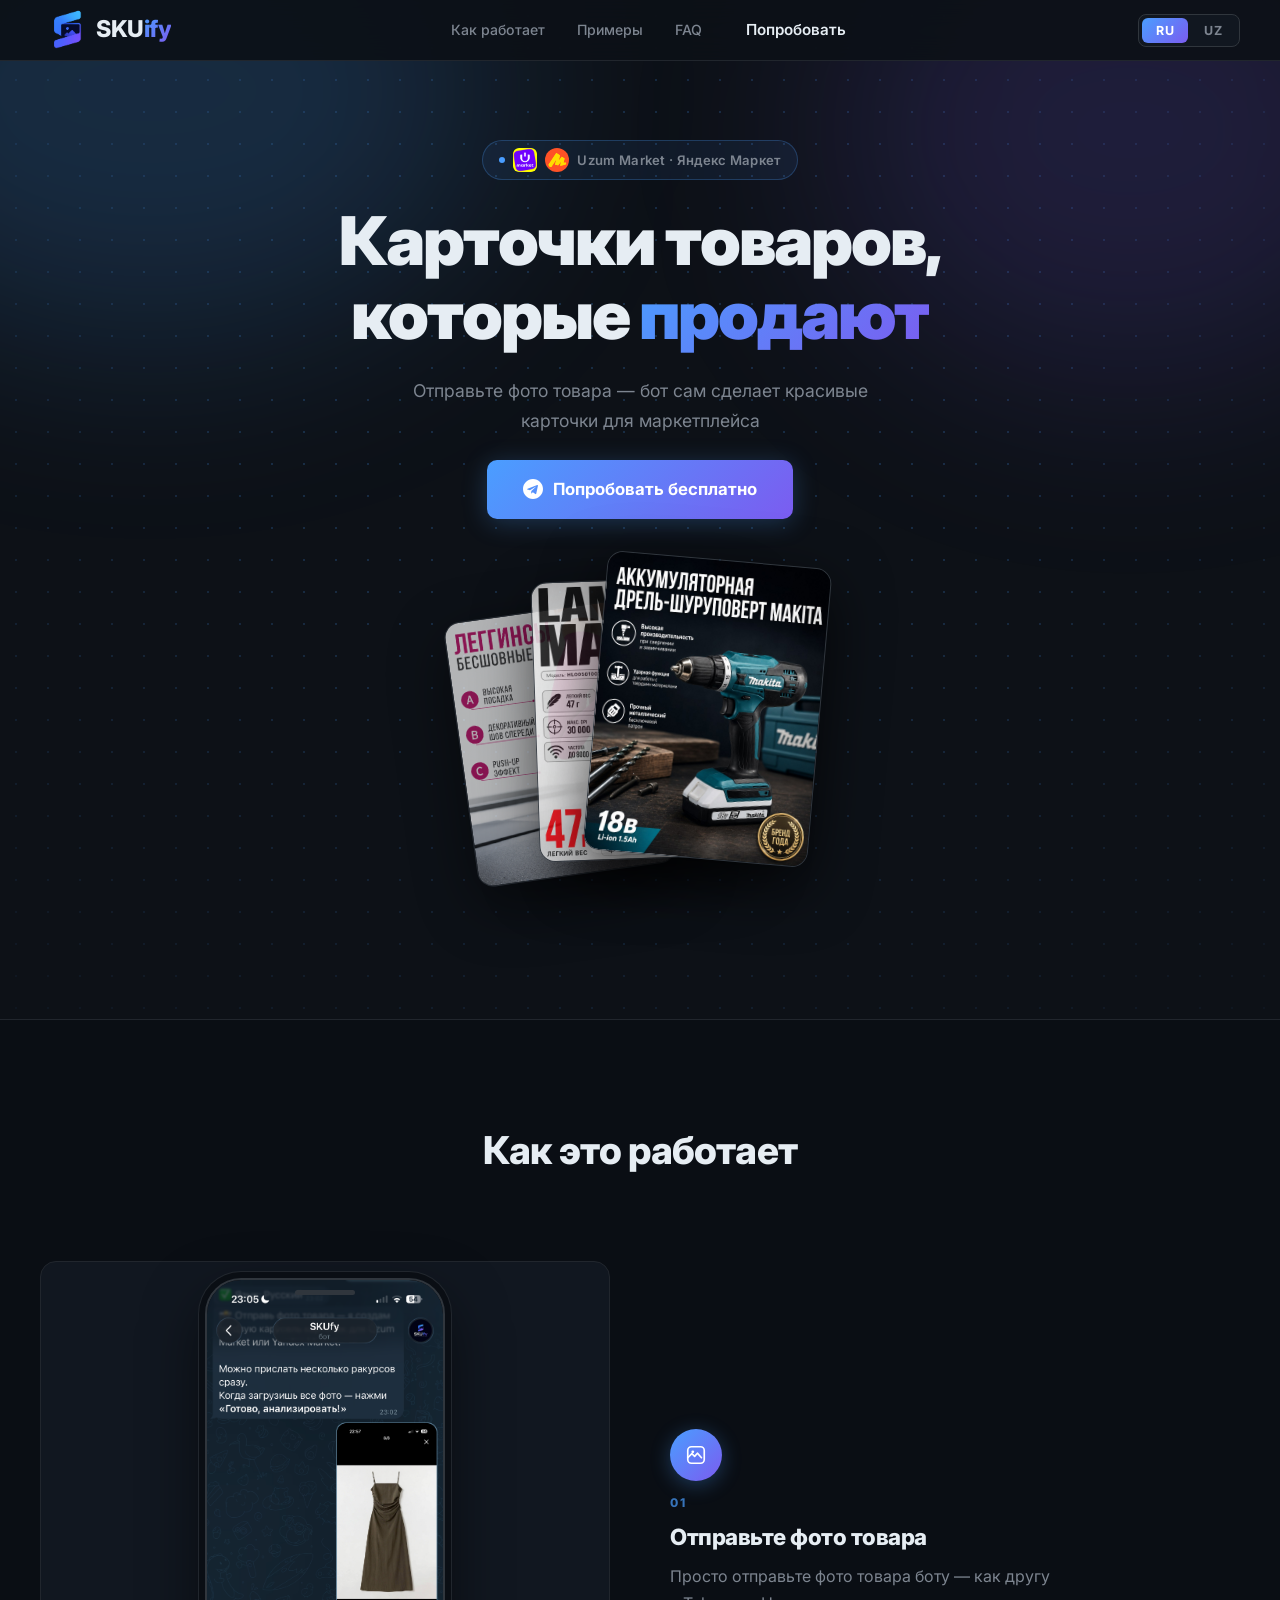
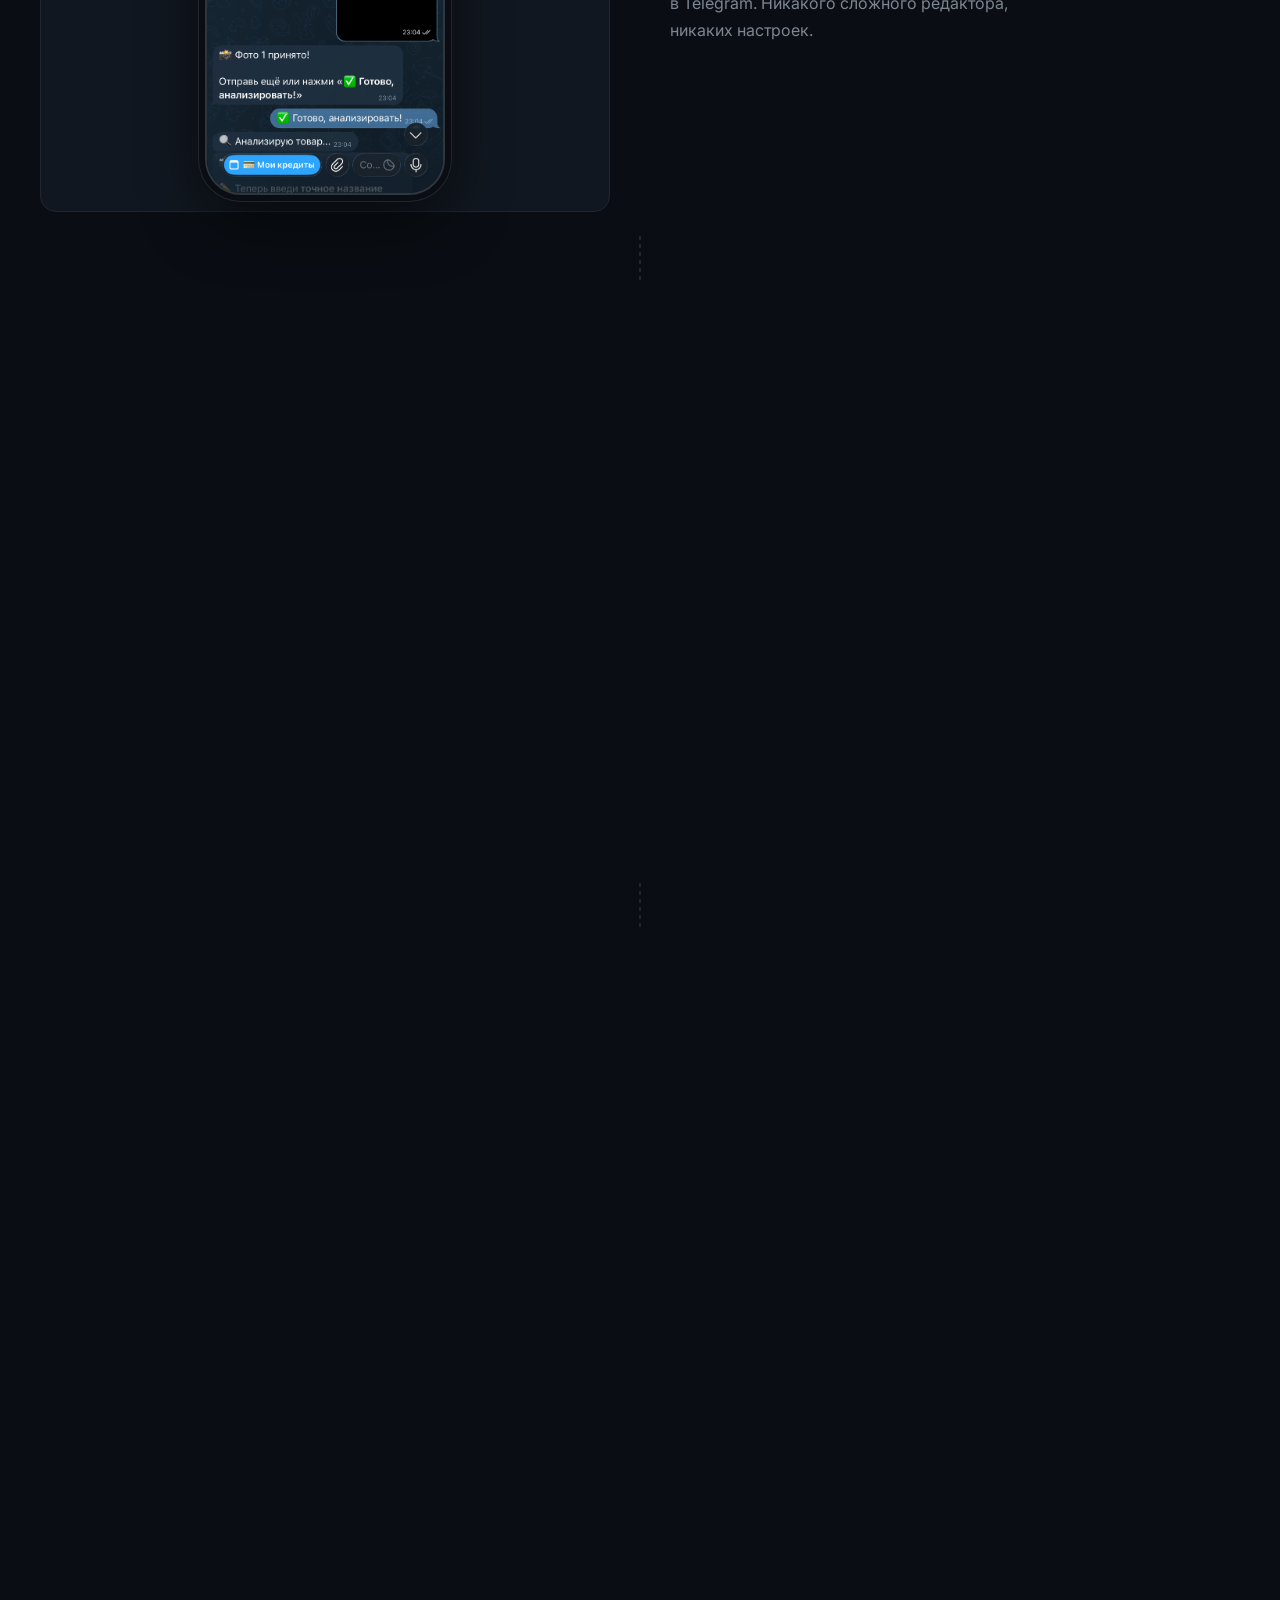
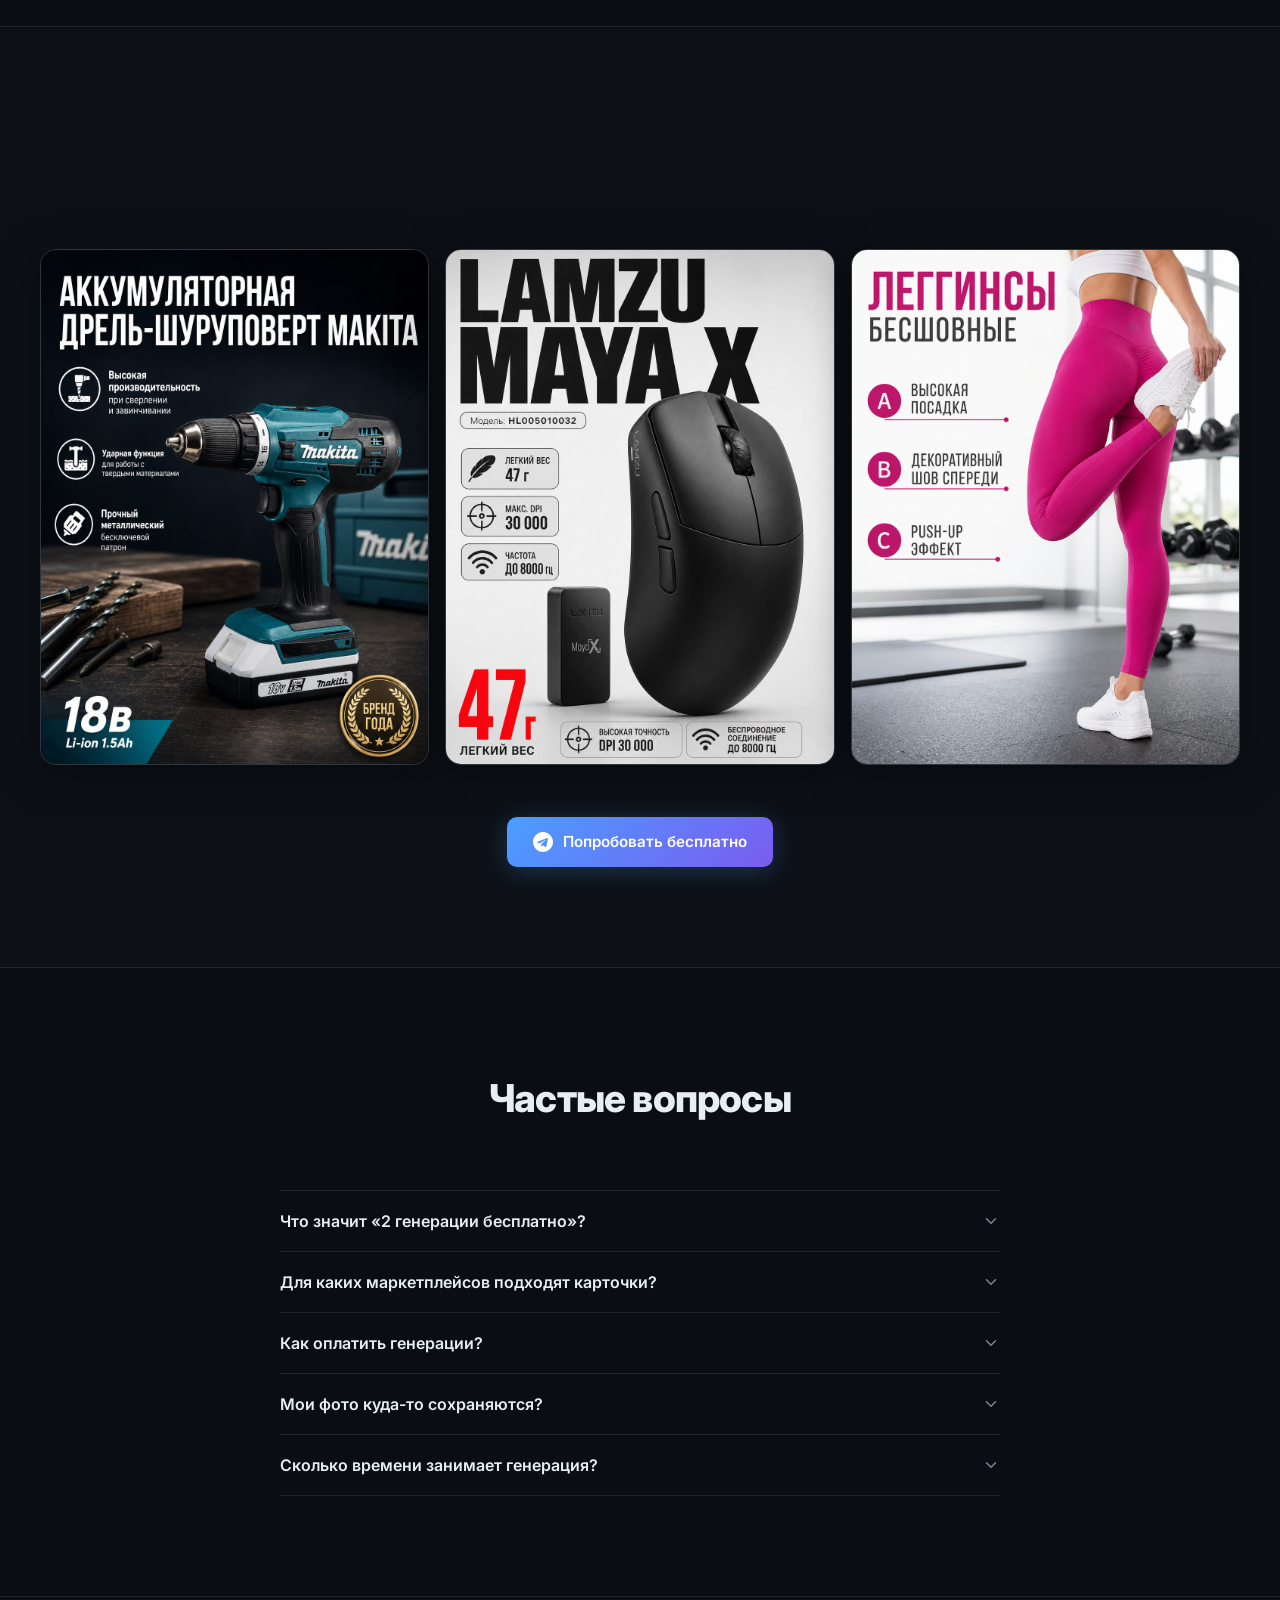
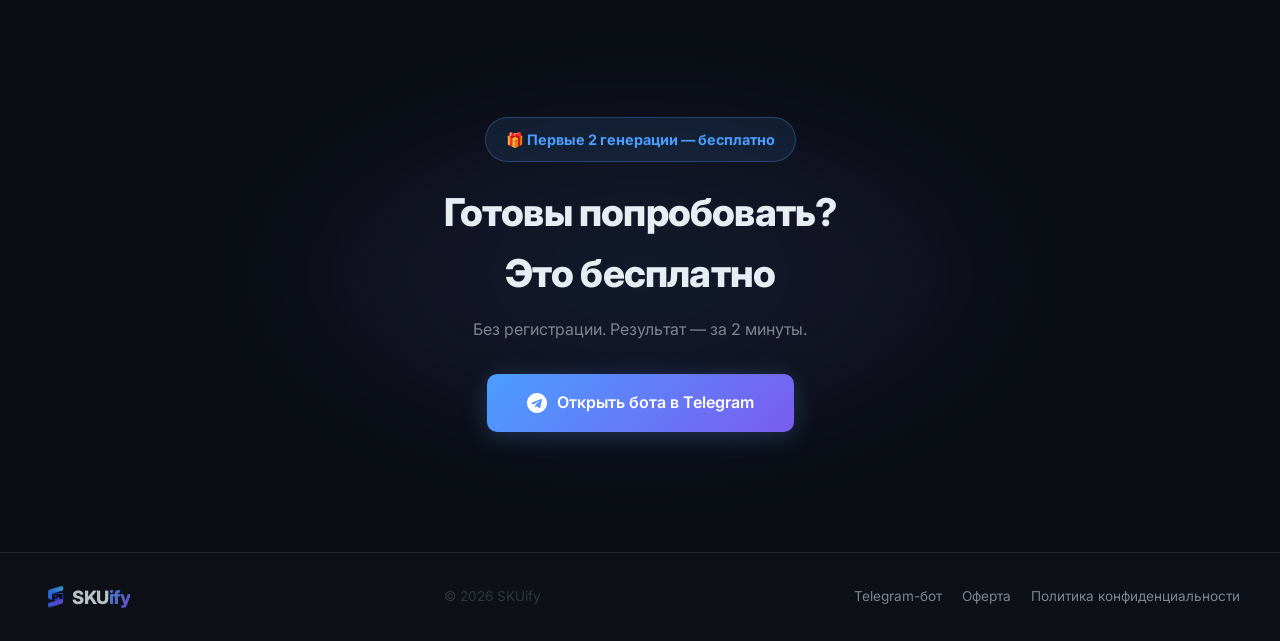
<file: index.html>
<!DOCTYPE html>
<html lang="ru">
<head>
  <meta charset="UTF-8">
  <meta name="viewport" content="width=device-width, initial-scale=1.0">
  <title>SKUify — карточки товаров для Uzum и Яндекс Маркета</title>
  <meta name="description" content="Telegram-бот для автоматической генерации карусельных карточек товаров с помощью ИИ. Для Uzum Market и Яндекс Маркета.">
  <meta property="og:title" content="SKUify — карточки товаров за 2 минуты">
  <meta property="og:description" content="Отправьте фото товара в бота — ИИ создаст готовую карусель из 3–5 карточек для маркетплейса.">
  <meta property="og:image" content="images/og-image.jpg">
  <meta property="og:type" content="website">
  <link rel="canonical" href="https://skuify.uz/">
  <link rel="icon" type="image/x-icon" href="images/favicon.ico">
  <link rel="icon" type="image/png" sizes="32x32" href="images/favicon-32x32.png">
  <link rel="icon" type="image/png" sizes="16x16" href="images/favicon-16x16.png">
  <link rel="manifest" href="images/site.webmanifest">
  <link rel="preconnect" href="https://fonts.googleapis.com" />
  <link rel="preconnect" href="https://fonts.gstatic.com" crossorigin />
  <link href="https://fonts.googleapis.com/css2?family=Inter:wght@400;500;600;700;800;900&display=swap" rel="stylesheet" />
  <link rel="stylesheet" href="style.css">
</head>
<body>

  <!-- ===== HEADER ===== -->
  <header class="header">
    <div class="container header__inner">

      <!-- Logo -->
      <a href="#" class="logo" aria-label="SKUify">
        <img src="images/logo.png" alt="" class="logo__icon">
        <span class="logo__text">SKU<span class="logo__text--grad">ify</span></span>
      </a>

      <!-- Nav links -->
      <nav class="header__nav">
        <a href="#steps" class="nav-link" data-i18n="nav_how">Как работает</a>
        <a href="#gallery" class="nav-link" data-i18n="nav_examples">Примеры</a>
        <a href="#faq" class="nav-link" data-i18n="nav_faq">FAQ</a>
        <a href="https://t.me/SKUify_bot" class="btn btn--outline" target="_blank" rel="noopener noreferrer" data-i18n="nav_cta">Попробовать</a>
      </nav>

      <!-- Lang + mobile menu -->
      <div class="header__right">
        <div class="lang-switcher">
          <button class="lang-btn active" data-lang="ru">RU</button>
          <button class="lang-btn" data-lang="uz">UZ</button>
        </div>
        <button class="burger" id="burger" aria-label="Меню">
          <span></span><span></span><span></span>
        </button>
      </div>
    </div>

    <!-- Mobile nav -->
    <div class="mobile-nav" id="mobileNav">
      <a href="#steps" class="mobile-nav__link" data-i18n="nav_how">Как работает</a>
      <a href="#gallery" class="mobile-nav__link" data-i18n="nav_examples">Примеры</a>
      <a href="#faq" class="mobile-nav__link" data-i18n="nav_faq">FAQ</a>
      <a href="https://t.me/SKUify_bot" class="mobile-nav__link mobile-nav__cta" target="_blank" rel="noopener noreferrer" data-i18n="nav_cta">Попробовать</a>
    </div>
  </header>

  <!-- ===== HERO ===== -->
  <section class="hero">
    <div class="hero__bg-grid"></div>
    <div class="hero__glow hero__glow--blue"></div>
    <div class="hero__glow hero__glow--purple"></div>

    <div class="container hero__inner">
      <div class="hero__badge">
        <span class="hero__badge-dot"></span>
        <img src="images/uzummarket.png" alt="Uzum Market" class="badge-logo">
        <img src="images/yandex-market-sign-logo.svg" alt="Яндекс Маркет" class="badge-logo badge-logo--ym">
        <span data-i18n="hero_badge">Uzum Market · Яндекс Маркет</span>
      </div>

      <h1 data-i18n="hero_title">Карточки товаров,<br>которые <em>продают</em></h1>

      <p class="hero__sub" data-i18n="hero_sub">
        Отправьте фото товара — бот сам сделает красивые карточки для маркетплейса
      </p>

      <a href="https://t.me/SKUify_bot" class="btn btn--primary btn--hero" target="_blank" rel="noopener noreferrer">
        <svg class="tg-icon" viewBox="0 0 24 24" fill="currentColor"><path d="M12 0C5.373 0 0 5.373 0 12s5.373 12 12 12 12-5.373 12-12S18.627 0 12 0zm5.894 8.221-1.97 9.28c-.145.658-.537.818-1.084.508l-3-2.21-1.447 1.394c-.16.16-.295.295-.605.295l.213-3.053 5.56-5.023c.242-.213-.054-.333-.373-.12L8.32 13.617l-2.96-.924c-.643-.204-.657-.643.136-.953l11.57-4.461c.537-.194 1.006.131.828.942z"/></svg>
        <span data-i18n="cta_try">Попробовать бесплатно</span>
      </a>

      <div class="hero__cards">
        <div class="hero__card hero__card--back">
          <img src="images/leggings.png" alt="Пример карточки товара — леггинсы" width="200" height="267" loading="lazy">
        </div>
        <div class="hero__card hero__card--mid">
          <img src="images/lamzu.jpg" alt="Пример карточки товара — мышь Lamzu" width="210" height="280" loading="lazy">
        </div>
        <div class="hero__card hero__card--front">
          <img src="images/makita.jpg" alt="Пример карточки товара — дрель Makita" width="225" height="300" loading="lazy">
        </div>
      </div>
    </div>
  </section>

  <!-- ===== HOW IT WORKS ===== -->
  <section class="steps" id="steps">
    <div class="container">
      <h2 class="section-title reveal" data-i18n="steps_title">Как это работает</h2>

      <div class="steps__list">

        <!-- Step 1 -->
        <div class="step-row">
          <div class="step-row__visual reveal" data-delay="1">
            <div class="step-phone">
              <img src="images/How1.PNG" alt="Шаг 1 — отправьте фото товара боту в Telegram" width="240" height="480" loading="lazy">
            </div>
          </div>
          <div class="step-row__text reveal">
            <div class="step-icon" aria-label="Шаг 1 — отправьте фото" role="img">
              <svg width="22" height="22" viewBox="0 0 24 24" fill="none" xmlns="http://www.w3.org/2000/svg" aria-hidden="true">
                <rect x="3" y="3" width="18" height="18" rx="4" stroke="white" stroke-width="1.8" fill="none"/>
                <circle cx="8.5" cy="8.5" r="1.5" fill="white"/>
                <path d="M3 15l4.5-4.5 3 3 3-3.5 4.5 5" stroke="white" stroke-width="1.8" stroke-linecap="round" stroke-linejoin="round"/>
              </svg>
            </div>
            <div class="step-row__num">01</div>
            <h3 data-i18n="step1_title">Отправьте фото товара</h3>
            <p data-i18n="step1_desc">Просто отправьте фото товара боту — как другу в Telegram. Никакого сложного редактора, никаких настроек.</p>
          </div>
        </div>

        <div class="step-row__connector">
          <svg width="2" height="48" viewBox="0 0 2 48"><line x1="1" y1="0" x2="1" y2="48" stroke="#21262d" stroke-width="2" stroke-dasharray="4 4"/></svg>
        </div>

        <!-- Step 2 -->
        <div class="step-row step-row--reverse">
          <div class="step-row__visual reveal" data-delay="1">
            <div class="step-phone">
              <img src="images/How2.PNG" alt="Шаг 2 — ИИ анализирует товар и предлагает описание" width="240" height="480" loading="lazy">
            </div>
          </div>
          <div class="step-row__text reveal">
            <div class="step-icon" aria-label="Шаг 2 — ИИ обрабатывает фото" role="img">
              <svg width="22" height="22" viewBox="0 0 24 24" fill="none" xmlns="http://www.w3.org/2000/svg" aria-hidden="true">
                <path d="M12 3C7 3 3 7 3 12s4 9 9 9 9-4 9-9" stroke="white" stroke-width="1.8" stroke-linecap="round"/>
                <path d="M15 3.5C15 3.5 17 6 17 8" stroke="white" stroke-width="1.8" stroke-linecap="round"/>
                <circle cx="12" cy="12" r="3" stroke="white" stroke-width="1.8"/>
                <path d="M12 9V7M12 15v2M9 12H7M15 12h2" stroke="white" stroke-width="1.6" stroke-linecap="round"/>
              </svg>
            </div>
            <div class="step-row__num">02</div>
            <h3 data-i18n="step2_title">ИИ берёт работу на себя</h3>
            <p data-i18n="step2_desc">За 2 минуты бот определяет товар, придумывает продающие тексты, подбирает компоновку и собирает карточки.</p>
          </div>
        </div>

        <div class="step-row__connector">
          <svg width="2" height="48" viewBox="0 0 2 48"><line x1="1" y1="0" x2="1" y2="48" stroke="#21262d" stroke-width="2" stroke-dasharray="4 4"/></svg>
        </div>

        <!-- Step 3 -->
        <div class="step-row">
          <div class="step-row__visual reveal" data-delay="1">
            <div class="step-phone">
              <img src="images/How3.PNG" alt="Шаг 3 — готовые карточки товара в чате" width="240" height="480" loading="lazy">
            </div>
          </div>
          <div class="step-row__text reveal">
            <div class="step-icon" aria-label="Шаг 3 — получите готовые карточки" role="img">
              <svg width="22" height="22" viewBox="0 0 24 24" fill="none" xmlns="http://www.w3.org/2000/svg" aria-hidden="true">
                <path d="M12 3v12M8 11l4 4 4-4" stroke="white" stroke-width="1.8" stroke-linecap="round" stroke-linejoin="round"/>
                <path d="M4 17v1a2 2 0 002 2h12a2 2 0 002-2v-1" stroke="white" stroke-width="1.8" stroke-linecap="round"/>
              </svg>
            </div>
            <div class="step-row__num">03</div>
            <h3 data-i18n="step3_title">Забирайте и публикуйте</h3>
            <p data-i18n="step3_desc">Получите 3–5 готовых карточек прямо в чат. Скачивайте и загружайте на маркетплейс — всё уже в нужном формате.</p>
          </div>
        </div>

      </div><!-- /steps__list -->
    </div>
  </section>

  <!-- ===== RESULTS GALLERY ===== -->
  <section class="gallery" id="gallery">
    <div class="container">
      <h2 class="section-title reveal" data-i18n="gallery_title">Что вы получаете</h2>
      <div class="gallery__grid" id="galleryGrid">
        <img src="images/makita.jpg" alt="Карточка товара Makita для Uzum Market" width="340" height="453" loading="lazy">
        <img src="images/lamzu.jpg" alt="Карточка товара Lamzu Maya X для Яндекс Маркета" width="340" height="453" loading="lazy">
        <img src="images/leggings.png" alt="Карточка товара леггинсы для маркетплейса" width="340" height="453" loading="lazy">
      </div>
      <div class="gallery__dots" id="galleryDots" aria-hidden="true">
        <span class="gallery__dot gallery__dot--active"></span>
        <span class="gallery__dot"></span>
        <span class="gallery__dot"></span>
      </div>
      <div class="gallery__cta">
        <a href="https://t.me/SKUify_bot" class="btn btn--primary" target="_blank" rel="noopener noreferrer">
          <svg class="tg-icon" viewBox="0 0 24 24" fill="currentColor"><path d="M12 0C5.373 0 0 5.373 0 12s5.373 12 12 12 12-5.373 12-12S18.627 0 12 0zm5.894 8.221-1.97 9.28c-.145.658-.537.818-1.084.508l-3-2.21-1.447 1.394c-.16.16-.295.295-.605.295l.213-3.053 5.56-5.023c.242-.213-.054-.333-.373-.12L8.32 13.617l-2.96-.924c-.643-.204-.657-.643.136-.953l11.57-4.461c.537-.194 1.006.131.828.942z"/></svg>
          <span data-i18n="cta_free">Попробовать бесплатно</span>
        </a>
      </div>
    </div>
  </section>

  <!-- ===== FAQ ===== -->
  <section class="faq" id="faq">
    <div class="container">
      <h2 class="section-title reveal" data-i18n="faq_title">Частые вопросы</h2>
      <div class="faq__list">

        <div class="faq__item">
          <button class="faq__q" aria-expanded="false">
            <span data-i18n="faq1_q">Что значит «2 генерации бесплатно»?</span>
            <svg class="faq__arrow" width="18" height="18" viewBox="0 0 24 24" fill="none" aria-hidden="true">
              <path d="M6 9l6 6 6-6" stroke="currentColor" stroke-width="2" stroke-linecap="round" stroke-linejoin="round"/>
            </svg>
          </button>
          <div class="faq__a" hidden>
            <p data-i18n="faq1_a">После первого запуска бота вам автоматически начисляются 2 бесплатные генерации. Регистрация и оплата не нужны — просто отправьте фото товара и получите готовые карточки.</p>
          </div>
        </div>

        <div class="faq__item">
          <button class="faq__q" aria-expanded="false">
            <span data-i18n="faq2_q">Для каких маркетплейсов подходят карточки?</span>
            <svg class="faq__arrow" width="18" height="18" viewBox="0 0 24 24" fill="none" aria-hidden="true">
              <path d="M6 9l6 6 6-6" stroke="currentColor" stroke-width="2" stroke-linecap="round" stroke-linejoin="round"/>
            </svg>
          </button>
          <div class="faq__a" hidden>
            <p data-i18n="faq2_a">Карточки создаются в формате 3:4, который подходит для Uzum Market и Яндекс Маркета. Карусель из 3–5 изображений — стандартный формат для этих платформ.</p>
          </div>
        </div>

        <div class="faq__item">
          <button class="faq__q" aria-expanded="false">
            <span data-i18n="faq3_q">Как оплатить генерации?</span>
            <svg class="faq__arrow" width="18" height="18" viewBox="0 0 24 24" fill="none" aria-hidden="true">
              <path d="M6 9l6 6 6-6" stroke="currentColor" stroke-width="2" stroke-linecap="round" stroke-linejoin="round"/>
            </svg>
          </button>
          <div class="faq__a" hidden>
            <p data-i18n="faq3_a">Оплата через Click и Payme — карты Uzcard и Humo. Всё прямо в боте, без перехода на сторонние сайты.</p>
          </div>
        </div>

        <div class="faq__item">
          <button class="faq__q" aria-expanded="false">
            <span data-i18n="faq4_q">Мои фото куда-то сохраняются?</span>
            <svg class="faq__arrow" width="18" height="18" viewBox="0 0 24 24" fill="none" aria-hidden="true">
              <path d="M6 9l6 6 6-6" stroke="currentColor" stroke-width="2" stroke-linecap="round" stroke-linejoin="round"/>
            </svg>
          </button>
          <div class="faq__a" hidden>
            <p data-i18n="faq4_a">Нет. Загруженные фото удаляются сразу после генерации карточек — обычно в течение нескольких минут. Мы не храним ваши изображения постоянно.</p>
          </div>
        </div>

        <div class="faq__item">
          <button class="faq__q" aria-expanded="false">
            <span data-i18n="faq5_q">Сколько времени занимает генерация?</span>
            <svg class="faq__arrow" width="18" height="18" viewBox="0 0 24 24" fill="none" aria-hidden="true">
              <path d="M6 9l6 6 6-6" stroke="currentColor" stroke-width="2" stroke-linecap="round" stroke-linejoin="round"/>
            </svg>
          </button>
          <div class="faq__a" hidden>
            <p data-i18n="faq5_a">Обычно 1–3 минуты. Бот сообщит, когда карточки готовы — можно сразу скачивать и загружать на маркетплейс.</p>
          </div>
        </div>

      </div>
    </div>
  </section>

  <!-- ===== FINAL CTA ===== -->
  <section class="cta-block">
    <div class="cta-block__glow"></div>
    <div class="container cta-block__inner">
      <div class="cta-block__free-badge reveal" data-i18n="cta_free_badge">🎁 Первые 2 генерации — бесплатно</div>
      <h2 class="section-title reveal" data-delay="1" data-i18n="cta_title">Готовы попробовать?<br>Это бесплатно</h2>
      <p class="cta-block__sub" data-i18n="cta_sub">Без регистрации. Результат — за 2 минуты.</p>
      <a href="https://t.me/SKUify_bot" class="btn btn--primary btn--large" target="_blank" rel="noopener noreferrer">
        <svg class="tg-icon" viewBox="0 0 24 24" fill="currentColor"><path d="M12 0C5.373 0 0 5.373 0 12s5.373 12 12 12 12-5.373 12-12S18.627 0 12 0zm5.894 8.221-1.97 9.28c-.145.658-.537.818-1.084.508l-3-2.21-1.447 1.394c-.16.16-.295.295-.605.295l.213-3.053 5.56-5.023c.242-.213-.054-.333-.373-.12L8.32 13.617l-2.96-.924c-.643-.204-.657-.643.136-.953l11.57-4.461c.537-.194 1.006.131.828.942z"/></svg>
        <span data-i18n="cta_open">Открыть бота в Telegram</span>
      </a>
    </div>
  </section>

  <!-- ===== FOOTER ===== -->
  <footer class="footer">
    <div class="container footer__inner">
      <a href="#" class="logo footer__logo" aria-label="SKUify">
        <img src="images/logo.png" alt="" class="logo__icon logo__icon--sm">
        <span class="logo__text logo__text--sm">SKU<span class="logo__text--grad">ify</span></span>
      </a>
      <p class="footer__copy">&copy; <span id="year"></span> SKUify</p>
      <div class="footer__links">
        <a href="https://t.me/SKUify_bot" target="_blank" rel="noopener noreferrer" data-i18n="footer_link">Telegram-бот</a>
        <a href="offer.html" data-i18n="footer_offer">Оферта</a>
        <a href="privacy.html" data-i18n="footer_privacy">Политика конфиденциальности</a>
      </div>
    </div>
  </footer>

  <script src="script.js"></script>
</body>
</html>
</file>
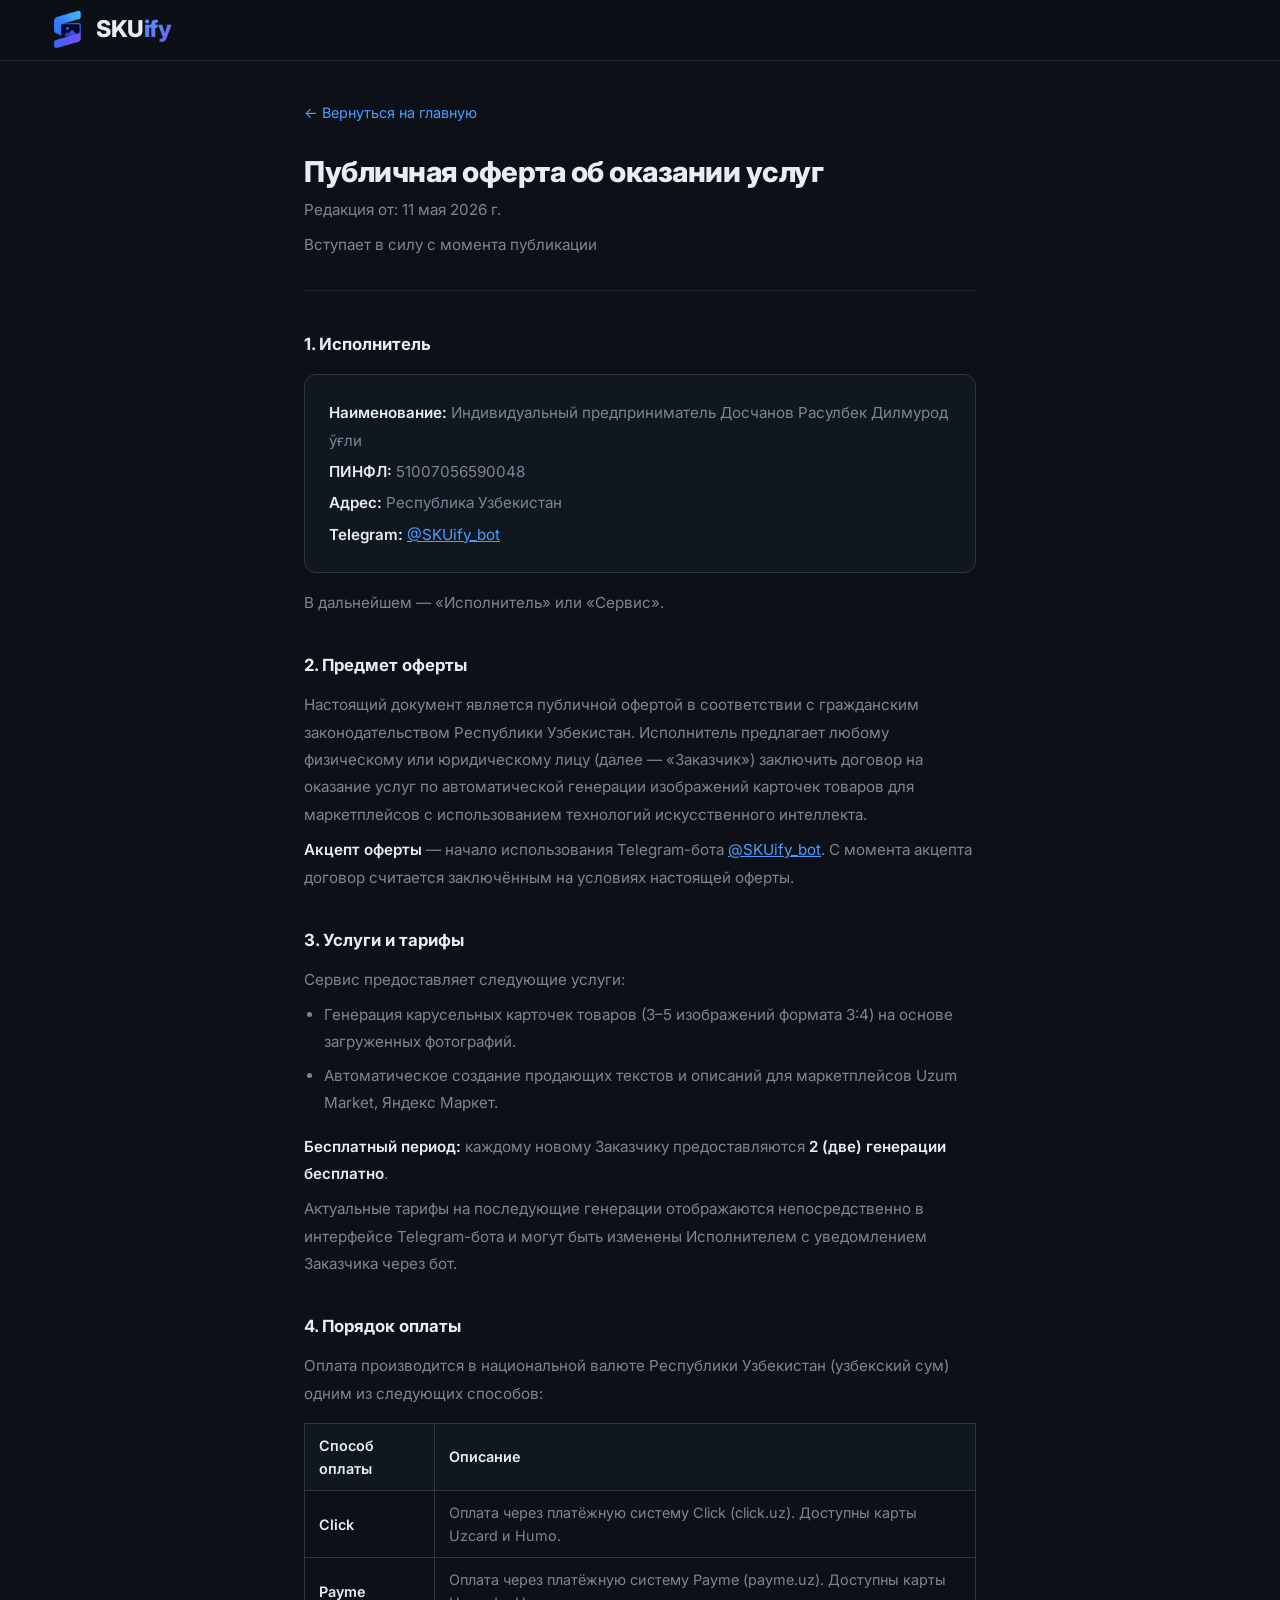
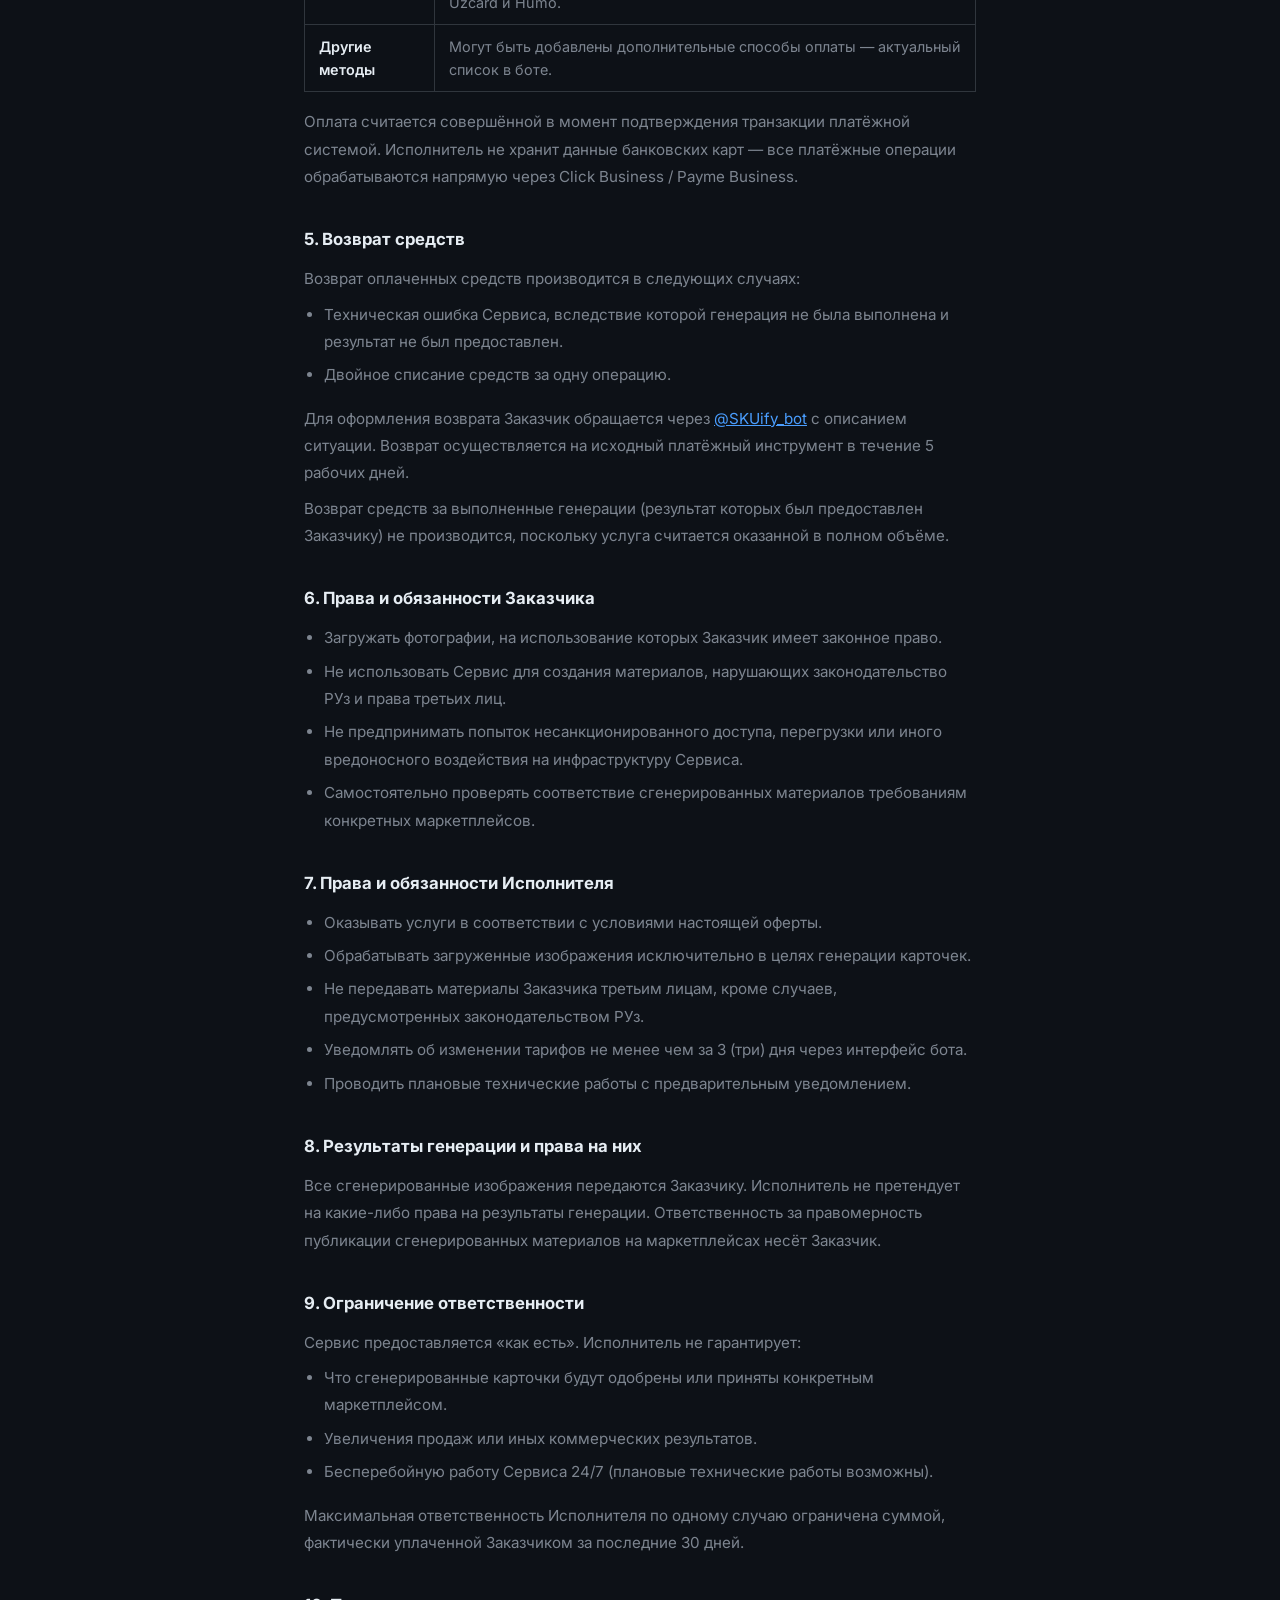
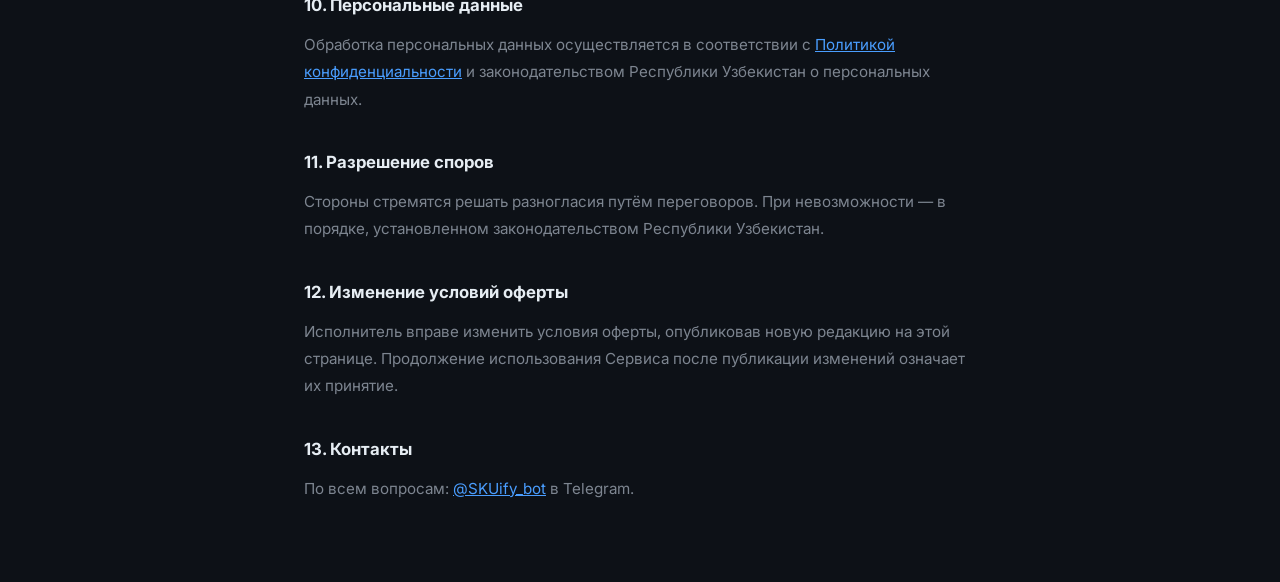
<file: offer.html>
<!DOCTYPE html>
<html lang="ru">
<head>
  <meta charset="UTF-8">
  <meta name="viewport" content="width=device-width, initial-scale=1.0">
  <title>Публичная оферта — SKUify</title>
  <link rel="preconnect" href="https://fonts.googleapis.com" />
  <link rel="preconnect" href="https://fonts.gstatic.com" crossorigin />
  <link href="https://fonts.googleapis.com/css2?family=Inter:wght@400;500;600;700;800&display=swap" rel="stylesheet" />
  <link rel="stylesheet" href="style.css">
  <style>
    .legal { max-width: 720px; margin: 100px auto 80px; padding: 0 24px; }
    .legal h1 { font-size: 1.8rem; font-weight: 800; margin-bottom: 8px; letter-spacing: -0.5px; }
    .legal .meta { color: var(--text-muted); font-size: 0.9rem; margin-bottom: 40px; border-bottom: 1px solid var(--border); padding-bottom: 24px; }
    .legal h2 { font-size: 1.05rem; font-weight: 700; margin: 36px 0 12px; color: var(--text); }
    .legal p, .legal li { color: var(--text-muted); font-size: 0.95rem; line-height: 1.8; margin-bottom: 8px; }
    .legal ul, .legal ol { padding-left: 20px; margin: 8px 0 16px; }
    .legal li { margin-bottom: 6px; }
    .legal a { color: var(--accent); }
    .legal strong { color: var(--text); font-weight: 600; }
    .legal table { width: 100%; border-collapse: collapse; margin: 16px 0; }
    .legal th, .legal td { padding: 10px 14px; border: 1px solid var(--border-bright); font-size: 0.9rem; color: var(--text-muted); text-align: left; }
    .legal th { background: var(--bg-card); color: var(--text); font-weight: 600; }
    .back-link { display: inline-flex; align-items: center; gap: 8px; color: var(--text-muted); text-decoration: none; font-size: 0.9rem; margin-bottom: 32px; transition: color 0.15s; }
    .back-link:hover { color: var(--text); }
    .requisites { background: var(--bg-card); border: 1px solid var(--border-bright); border-radius: 12px; padding: 20px 24px; margin: 16px 0; }
    .requisites p { margin: 4px 0; }
  </style>
</head>
<body>
  <header class="header">
    <div class="container header__inner">
      <a href="index.html" class="logo" aria-label="SKUify">
        <img src="images/logo.png" alt="" class="logo__icon">
        <span class="logo__text">SKU<span class="logo__text--grad">ify</span></span>
      </a>
    </div>
  </header>

  <div class="legal">
    <a href="index.html" class="back-link">← Вернуться на главную</a>
    <h1>Публичная оферта об оказании услуг</h1>
    <div class="meta">
      <p>Редакция от: 11 мая 2026 г.</p>
      <p>Вступает в силу с момента публикации</p>
    </div>

    <h2>1. Исполнитель</h2>
    <div class="requisites">
      <p><strong>Наименование:</strong> Индивидуальный предприниматель Досчанов Расулбек Дилмурод ўғли</p>
      <p><strong>ПИНФЛ:</strong> 51007056590048</p>
      <p><strong>Адрес:</strong> Республика Узбекистан</p>
      <p><strong>Telegram:</strong> <a href="https://t.me/SKUify_bot">@SKUify_bot</a></p>
    </div>
    <p>В дальнейшем — «Исполнитель» или «Сервис».</p>

    <h2>2. Предмет оферты</h2>
    <p>Настоящий документ является публичной офертой в соответствии с гражданским законодательством Республики Узбекистан. Исполнитель предлагает любому физическому или юридическому лицу (далее — «Заказчик») заключить договор на оказание услуг по автоматической генерации изображений карточек товаров для маркетплейсов с использованием технологий искусственного интеллекта.</p>
    <p><strong>Акцепт оферты</strong> — начало использования Telegram-бота <a href="https://t.me/SKUify_bot" target="_blank">@SKUify_bot</a>. С момента акцепта договор считается заключённым на условиях настоящей оферты.</p>

    <h2>3. Услуги и тарифы</h2>
    <p>Сервис предоставляет следующие услуги:</p>
    <ul>
      <li>Генерация карусельных карточек товаров (3–5 изображений формата 3:4) на основе загруженных фотографий.</li>
      <li>Автоматическое создание продающих текстов и описаний для маркетплейсов Uzum Market, Яндекс Маркет.</li>
    </ul>
    <p><strong>Бесплатный период:</strong> каждому новому Заказчику предоставляются <strong>2 (две) генерации бесплатно</strong>.</p>
    <p>Актуальные тарифы на последующие генерации отображаются непосредственно в интерфейсе Telegram-бота и могут быть изменены Исполнителем с уведомлением Заказчика через бот.</p>

    <h2>4. Порядок оплаты</h2>
    <p>Оплата производится в национальной валюте Республики Узбекистан (узбекский сум) одним из следующих способов:</p>
    <table>
      <tr><th>Способ оплаты</th><th>Описание</th></tr>
      <tr><td><strong>Click</strong></td><td>Оплата через платёжную систему Click (click.uz). Доступны карты Uzcard и Humo.</td></tr>
      <tr><td><strong>Payme</strong></td><td>Оплата через платёжную систему Payme (payme.uz). Доступны карты Uzcard и Humo.</td></tr>
      <tr><td><strong>Другие методы</strong></td><td>Могут быть добавлены дополнительные способы оплаты — актуальный список в боте.</td></tr>
    </table>
    <p>Оплата считается совершённой в момент подтверждения транзакции платёжной системой. Исполнитель не хранит данные банковских карт — все платёжные операции обрабатываются напрямую через Click Business / Payme Business.</p>

    <h2>5. Возврат средств</h2>
    <p>Возврат оплаченных средств производится в следующих случаях:</p>
    <ul>
      <li>Техническая ошибка Сервиса, вследствие которой генерация не была выполнена и результат не был предоставлен.</li>
      <li>Двойное списание средств за одну операцию.</li>
    </ul>
    <p>Для оформления возврата Заказчик обращается через <a href="https://t.me/SKUify_bot">@SKUify_bot</a> с описанием ситуации. Возврат осуществляется на исходный платёжный инструмент в течение 5 рабочих дней.</p>
    <p>Возврат средств за выполненные генерации (результат которых был предоставлен Заказчику) не производится, поскольку услуга считается оказанной в полном объёме.</p>

    <h2>6. Права и обязанности Заказчика</h2>
    <ul>
      <li>Загружать фотографии, на использование которых Заказчик имеет законное право.</li>
      <li>Не использовать Сервис для создания материалов, нарушающих законодательство РУз и права третьих лиц.</li>
      <li>Не предпринимать попыток несанкционированного доступа, перегрузки или иного вредоносного воздействия на инфраструктуру Сервиса.</li>
      <li>Самостоятельно проверять соответствие сгенерированных материалов требованиям конкретных маркетплейсов.</li>
    </ul>

    <h2>7. Права и обязанности Исполнителя</h2>
    <ul>
      <li>Оказывать услуги в соответствии с условиями настоящей оферты.</li>
      <li>Обрабатывать загруженные изображения исключительно в целях генерации карточек.</li>
      <li>Не передавать материалы Заказчика третьим лицам, кроме случаев, предусмотренных законодательством РУз.</li>
      <li>Уведомлять об изменении тарифов не менее чем за 3 (три) дня через интерфейс бота.</li>
      <li>Проводить плановые технические работы с предварительным уведомлением.</li>
    </ul>

    <h2>8. Результаты генерации и права на них</h2>
    <p>Все сгенерированные изображения передаются Заказчику. Исполнитель не претендует на какие-либо права на результаты генерации. Ответственность за правомерность публикации сгенерированных материалов на маркетплейсах несёт Заказчик.</p>

    <h2>9. Ограничение ответственности</h2>
    <p>Сервис предоставляется «как есть». Исполнитель не гарантирует:</p>
    <ul>
      <li>Что сгенерированные карточки будут одобрены или приняты конкретным маркетплейсом.</li>
      <li>Увеличения продаж или иных коммерческих результатов.</li>
      <li>Бесперебойную работу Сервиса 24/7 (плановые технические работы возможны).</li>
    </ul>
    <p>Максимальная ответственность Исполнителя по одному случаю ограничена суммой, фактически уплаченной Заказчиком за последние 30 дней.</p>

    <h2>10. Персональные данные</h2>
    <p>Обработка персональных данных осуществляется в соответствии с <a href="privacy.html">Политикой конфиденциальности</a> и законодательством Республики Узбекистан о персональных данных.</p>

    <h2>11. Разрешение споров</h2>
    <p>Стороны стремятся решать разногласия путём переговоров. При невозможности — в порядке, установленном законодательством Республики Узбекистан.</p>

    <h2>12. Изменение условий оферты</h2>
    <p>Исполнитель вправе изменить условия оферты, опубликовав новую редакцию на этой странице. Продолжение использования Сервиса после публикации изменений означает их принятие.</p>

    <h2>13. Контакты</h2>
    <p>По всем вопросам: <a href="https://t.me/SKUify_bot" target="_blank">@SKUify_bot</a> в Telegram.</p>
  </div>
</body>
</html>
</file>
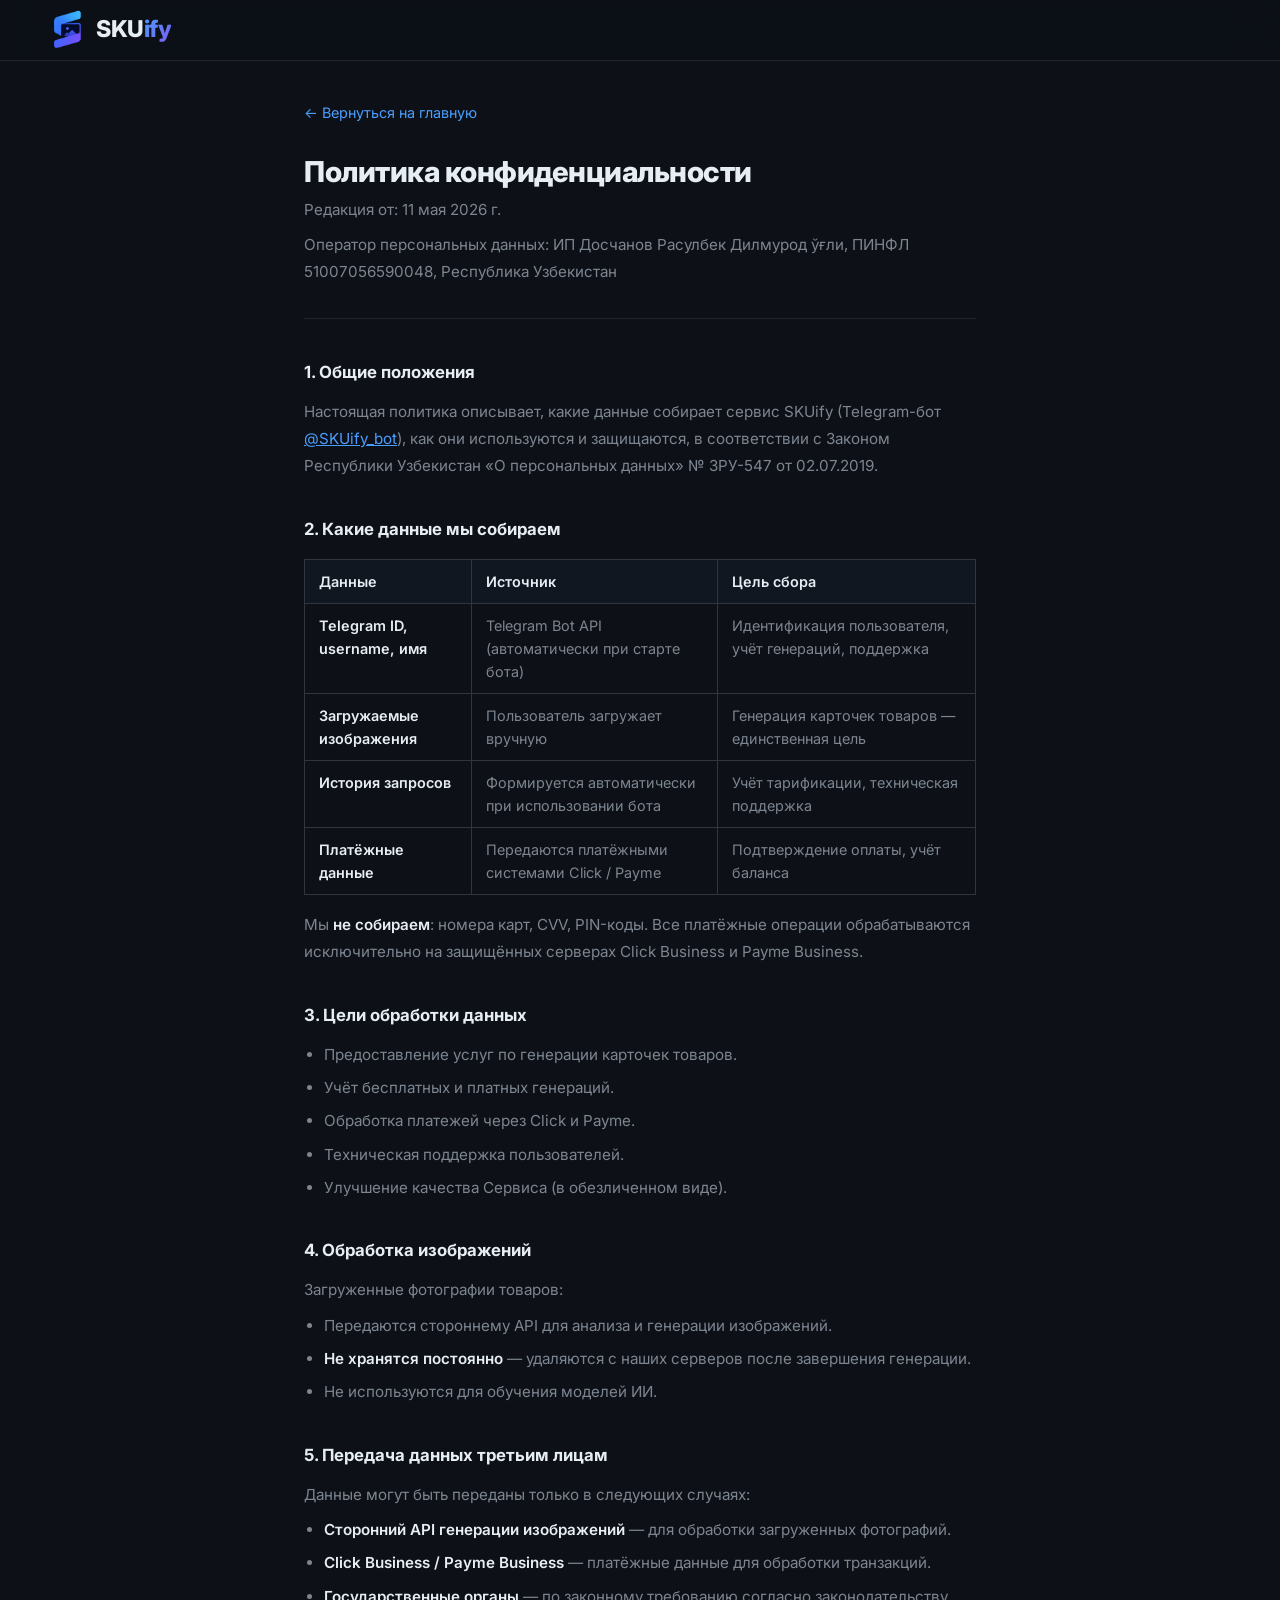
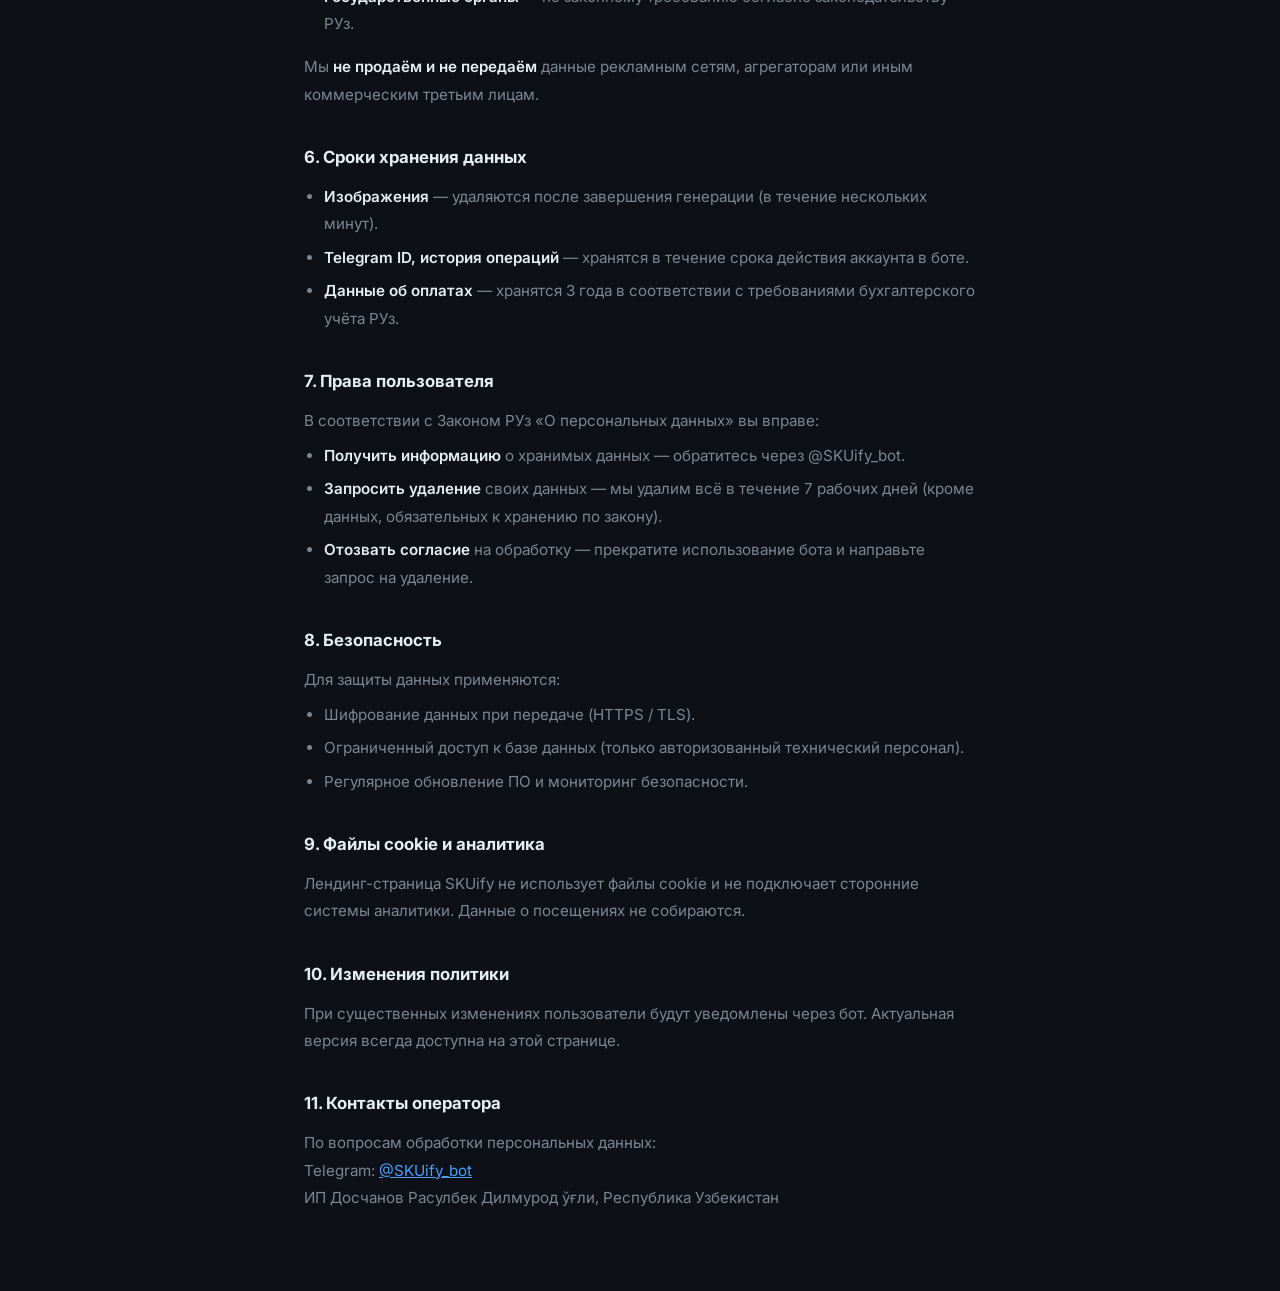
<file: privacy.html>
<!DOCTYPE html>
<html lang="ru">
<head>
  <meta charset="UTF-8">
  <meta name="viewport" content="width=device-width, initial-scale=1.0">
  <title>Политика конфиденциальности — SKUify</title>
  <link rel="preconnect" href="https://fonts.googleapis.com" />
  <link rel="preconnect" href="https://fonts.gstatic.com" crossorigin />
  <link href="https://fonts.googleapis.com/css2?family=Inter:wght@400;500;600;700;800&display=swap" rel="stylesheet" />
  <link rel="stylesheet" href="style.css">
  <style>
    .legal { max-width: 720px; margin: 100px auto 80px; padding: 0 24px; }
    .legal h1 { font-size: 1.8rem; font-weight: 800; margin-bottom: 8px; letter-spacing: -0.5px; }
    .legal .meta { color: var(--text-muted); font-size: 0.9rem; margin-bottom: 40px; border-bottom: 1px solid var(--border); padding-bottom: 24px; }
    .legal h2 { font-size: 1.05rem; font-weight: 700; margin: 36px 0 12px; color: var(--text); }
    .legal p, .legal li { color: var(--text-muted); font-size: 0.95rem; line-height: 1.8; margin-bottom: 8px; }
    .legal ul { padding-left: 20px; margin: 8px 0 16px; }
    .legal li { margin-bottom: 6px; }
    .legal a { color: var(--accent); }
    .legal strong { color: var(--text); font-weight: 600; }
    .back-link { display: inline-flex; align-items: center; gap: 8px; color: var(--text-muted); text-decoration: none; font-size: 0.9rem; margin-bottom: 32px; transition: color 0.15s; }
    .back-link:hover { color: var(--text); }
    .data-table { width: 100%; border-collapse: collapse; margin: 16px 0; }
    .data-table th, .data-table td { padding: 10px 14px; border: 1px solid var(--border-bright); font-size: 0.9rem; color: var(--text-muted); text-align: left; vertical-align: top; }
    .data-table th { background: var(--bg-card); color: var(--text); font-weight: 600; }
  </style>
</head>
<body>
  <header class="header">
    <div class="container header__inner">
      <a href="index.html" class="logo" aria-label="SKUify">
        <img src="images/logo.png" alt="" class="logo__icon">
        <span class="logo__text">SKU<span class="logo__text--grad">ify</span></span>
      </a>
    </div>
  </header>

  <div class="legal">
    <a href="index.html" class="back-link">← Вернуться на главную</a>
    <h1>Политика конфиденциальности</h1>
    <div class="meta">
      <p>Редакция от: 11 мая 2026 г.</p>
      <p>Оператор персональных данных: ИП Досчанов Расулбек Дилмурод ўғли, ПИНФЛ 51007056590048, Республика Узбекистан</p>
    </div>

    <h2>1. Общие положения</h2>
    <p>Настоящая политика описывает, какие данные собирает сервис SKUify (Telegram-бот <a href="https://t.me/SKUify_bot">@SKUify_bot</a>), как они используются и защищаются, в соответствии с Законом Республики Узбекистан «О персональных данных» № ЗРУ-547 от 02.07.2019.</p>

    <h2>2. Какие данные мы собираем</h2>
    <table class="data-table">
      <tr>
        <th>Данные</th>
        <th>Источник</th>
        <th>Цель сбора</th>
      </tr>
      <tr>
        <td><strong>Telegram ID, username, имя</strong></td>
        <td>Telegram Bot API (автоматически при старте бота)</td>
        <td>Идентификация пользователя, учёт генераций, поддержка</td>
      </tr>
      <tr>
        <td><strong>Загружаемые изображения</strong></td>
        <td>Пользователь загружает вручную</td>
        <td>Генерация карточек товаров — единственная цель</td>
      </tr>
      <tr>
        <td><strong>История запросов</strong></td>
        <td>Формируется автоматически при использовании бота</td>
        <td>Учёт тарификации, техническая поддержка</td>
      </tr>
      <tr>
        <td><strong>Платёжные данные</strong></td>
        <td>Передаются платёжными системами Click / Payme</td>
        <td>Подтверждение оплаты, учёт баланса</td>
      </tr>
    </table>
    <p>Мы <strong>не собираем</strong>: номера карт, CVV, PIN-коды. Все платёжные операции обрабатываются исключительно на защищённых серверах Click Business и Payme Business.</p>

    <h2>3. Цели обработки данных</h2>
    <ul>
      <li>Предоставление услуг по генерации карточек товаров.</li>
      <li>Учёт бесплатных и платных генераций.</li>
      <li>Обработка платежей через Click и Payme.</li>
      <li>Техническая поддержка пользователей.</li>
      <li>Улучшение качества Сервиса (в обезличенном виде).</li>
    </ul>

    <h2>4. Обработка изображений</h2>
    <p>Загруженные фотографии товаров:</p>
    <ul>
      <li>Передаются стороннему API для анализа и генерации изображений.</li>
      <li><strong>Не хранятся постоянно</strong> — удаляются с наших серверов после завершения генерации.</li>
      <li>Не используются для обучения моделей ИИ.</li>
    </ul>

    <h2>5. Передача данных третьим лицам</h2>
    <p>Данные могут быть переданы только в следующих случаях:</p>
    <ul>
      <li><strong>Сторонний API генерации изображений</strong> — для обработки загруженных фотографий.</li>
      <li><strong>Click Business / Payme Business</strong> — платёжные данные для обработки транзакций.</li>
      <li><strong>Государственные органы</strong> — по законному требованию согласно законодательству РУз.</li>
    </ul>
    <p>Мы <strong>не продаём и не передаём</strong> данные рекламным сетям, агрегаторам или иным коммерческим третьим лицам.</p>

    <h2>6. Сроки хранения данных</h2>
    <ul>
      <li><strong>Изображения</strong> — удаляются после завершения генерации (в течение нескольких минут).</li>
      <li><strong>Telegram ID, история операций</strong> — хранятся в течение срока действия аккаунта в боте.</li>
      <li><strong>Данные об оплатах</strong> — хранятся 3 года в соответствии с требованиями бухгалтерского учёта РУз.</li>
    </ul>

    <h2>7. Права пользователя</h2>
    <p>В соответствии с Законом РУз «О персональных данных» вы вправе:</p>
    <ul>
      <li><strong>Получить информацию</strong> о хранимых данных — обратитесь через @SKUify_bot.</li>
      <li><strong>Запросить удаление</strong> своих данных — мы удалим всё в течение 7 рабочих дней (кроме данных, обязательных к хранению по закону).</li>
      <li><strong>Отозвать согласие</strong> на обработку — прекратите использование бота и направьте запрос на удаление.</li>
    </ul>

    <h2>8. Безопасность</h2>
    <p>Для защиты данных применяются:</p>
    <ul>
      <li>Шифрование данных при передаче (HTTPS / TLS).</li>
      <li>Ограниченный доступ к базе данных (только авторизованный технический персонал).</li>
      <li>Регулярное обновление ПО и мониторинг безопасности.</li>
    </ul>

    <h2>9. Файлы cookie и аналитика</h2>
    <p>Лендинг-страница SKUify не использует файлы cookie и не подключает сторонние системы аналитики. Данные о посещениях не собираются.</p>

    <h2>10. Изменения политики</h2>
    <p>При существенных изменениях пользователи будут уведомлены через бот. Актуальная версия всегда доступна на этой странице.</p>

    <h2>11. Контакты оператора</h2>
    <p>По вопросам обработки персональных данных:<br>
    Telegram: <a href="https://t.me/SKUify_bot" target="_blank">@SKUify_bot</a><br>
    ИП Досчанов Расулбек Дилмурод ўғли, Республика Узбекистан</p>
  </div>
</body>
</html>
</file>
<file: style.css>
/* ── Reset & base ── */
*, *::before, *::after { box-sizing: border-box; margin: 0; padding: 0; }

:root {
  --bg: #0d1117;
  --bg-section: #0a0e14;
  --bg-card: #111720;
  --bg-card-hover: #161e2a;
  --accent: #4A9EFF;
  --accent-2: #7B5CF0;
  --accent-hover: #3a8eef;
  --text: #e6edf3;
  --text-muted: #7d8590;
  --text-subtle: #30363d;
  --radius: 16px;
  --radius-sm: 10px;
  --font: 'Inter', system-ui, -apple-system, sans-serif;
  --border: #21262d;
  --border-bright: #30363d;
  --bg-overlay: rgba(13, 17, 23, 0.92);
}

html { scroll-behavior: smooth; }

body {
  background: var(--bg);
  color: var(--text);
  font-family: var(--font);
  font-size: 16px;
  line-height: 1.6;
  -webkit-font-smoothing: antialiased;
  min-height: 100vh;
}

.container {
  max-width: 1280px;
  margin: 0 auto;
  padding: 0 40px;
}

/* ── Header ── */
.header {
  position: fixed;
  top: 0; left: 0; right: 0;
  z-index: 100;
  background: var(--bg-overlay);
  backdrop-filter: blur(16px);
  -webkit-backdrop-filter: blur(16px);
  border-bottom: 1px solid var(--border);
}

.header__inner {
  display: flex;
  align-items: center;
  justify-content: space-between;
  height: 60px;
}

.logo {
  display: inline-flex;
  align-items: center;
  gap: 0px;
  text-decoration: none;
}

.logo__icon {
  width: 56px;
  height: 56px;
  object-fit: contain;
  flex-shrink: 0;
}

.logo__icon--sm {
  width: 32px;
  height: 32px;
}

.logo__text {
  font-size: 1.45rem;
  font-weight: 800;
  letter-spacing: -0.5px;
  color: var(--text);
  line-height: 1;
}

.logo__text--sm {
  font-size: 1.15rem;
}

.logo__text--grad {
  background: linear-gradient(135deg, var(--accent) 0%, var(--accent-2) 100%);
  -webkit-background-clip: text;
  -webkit-text-fill-color: transparent;
  background-clip: text;
}

/* ── Nav links ── */
.header__nav {
  display: flex;
  align-items: center;
  gap: 4px;
}

.nav-link {
  color: var(--text-muted);
  text-decoration: none;
  font-size: 0.88rem;
  font-weight: 500;
  padding: 7px 14px;
  border-radius: 8px;
  transition: color 0.15s, background 0.15s;
}

.nav-link:hover {
  color: var(--text);
  background: var(--border);
}

.btn--outline {
  background: transparent;
  border: 1px solid var(--border-bright);
  color: var(--text);
  padding: 7px 16px;
  font-size: 0.88rem;
  font-weight: 600;
  border-radius: 8px;
  text-decoration: none;
  transition: all 0.15s;
  white-space: nowrap;
}

.btn--outline:hover {
  border-color: var(--accent);
  color: var(--accent);
  background: rgba(74, 158, 255, 0.06);
}

.header__right {
  display: flex;
  align-items: center;
  gap: 12px;
}

/* Burger (mobile) */
.burger {
  display: none;
  flex-direction: column;
  gap: 5px;
  background: none;
  border: none;
  cursor: pointer;
  padding: 4px;
}

.burger span {
  display: block;
  width: 22px;
  height: 2px;
  background: var(--text-muted);
  border-radius: 2px;
  transition: all 0.2s;
}

/* Mobile nav */
.mobile-nav {
  display: none;
  flex-direction: column;
  border-top: 1px solid var(--border);
  padding: 8px 0;
  background: var(--bg-overlay);
  backdrop-filter: blur(16px);
}

.mobile-nav.open { display: flex; }

.mobile-nav__link {
  color: var(--text-muted);
  text-decoration: none;
  font-size: 0.95rem;
  font-weight: 500;
  padding: 12px 24px;
  transition: color 0.15s;
}

.mobile-nav__link:hover { color: var(--text); }

.mobile-nav__cta {
  color: var(--accent);
  font-weight: 600;
}

/* ─── */
.lang-switcher {
  display: flex;
  align-items: center;
  background: var(--bg-card);
  border: 1px solid var(--border-bright);
  border-radius: 8px;
  padding: 3px;
  gap: 2px;
}

.lang-btn {
  background: none;
  border: none;
  color: var(--text-muted);
  font-size: 0.78rem;
  font-weight: 700;
  cursor: pointer;
  padding: 5px 14px;
  border-radius: 6px;
  transition: color 0.15s, background 0.15s;
  letter-spacing: 0.5px;
  font-family: var(--font);
}

.lang-btn.active {
  color: #fff;
  background: linear-gradient(135deg, var(--accent), var(--accent-2));
}

.lang-btn:hover:not(.active) {
  color: var(--text);
  background: var(--border);
}

/* ── Buttons ── */
.btn {
  display: inline-flex;
  align-items: center;
  gap: 10px;
  padding: 13px 26px;
  border-radius: var(--radius-sm);
  font-size: 0.95rem;
  font-weight: 600;
  text-decoration: none;
  transition: all 0.2s;
  cursor: pointer;
  border: none;
  white-space: nowrap;
  font-family: var(--font);
}

.btn--primary {
  background: linear-gradient(135deg, var(--accent) 0%, var(--accent-2) 100%);
  color: #fff;
  box-shadow: 0 4px 24px rgba(74, 158, 255, 0.25);
}

.btn--primary:hover {
  transform: translateY(-2px);
  box-shadow: 0 8px 32px rgba(74, 158, 255, 0.4);
  filter: brightness(1.1);
}

.btn--hero {
  padding: 16px 36px;
  font-size: 1.05rem;
  font-weight: 700;
  border-radius: var(--radius-sm);
}

.btn--large {
  padding: 16px 40px;
  font-size: 1rem;
}

.tg-icon {
  width: 20px;
  height: 20px;
  flex-shrink: 0;
}

/* ── Hero ── */
.hero {
  padding: 140px 0 80px;
  background: var(--bg);
  position: relative;
  overflow: hidden;
  min-height: 100dvh;
  display: flex;
  align-items: center;
}

/* Dot-grid background pattern */
.hero__bg-grid {
  position: absolute;
  inset: 0;
  background-image: radial-gradient(circle, rgba(74, 158, 255, 0.35) 1px, transparent 1px);
  background-size: 32px 32px;
  mask-image: radial-gradient(ellipse 90% 90% at 50% 40%, black 30%, transparent 100%);
  -webkit-mask-image: radial-gradient(ellipse 90% 90% at 50% 40%, black 30%, transparent 100%);
  pointer-events: none;
  opacity: 0.55;
}

/* Ambient glows */
.hero__glow {
  position: absolute;
  border-radius: 50%;
  pointer-events: none;
  filter: blur(100px);
}

.hero__glow--blue {
  width: 700px;
  height: 500px;
  top: -160px;
  left: -200px;
  background: rgba(74, 158, 255, 0.18);
  animation: glow-drift 12s ease-in-out infinite alternate;
}

.hero__glow--purple {
  width: 600px;
  height: 500px;
  top: -120px;
  right: -150px;
  background: rgba(123, 92, 240, 0.16);
  animation: glow-drift 15s ease-in-out infinite alternate-reverse;
}

@keyframes glow-drift {
  0%   { transform: translate(0, 0) scale(1); }
  33%  { transform: translate(40px, 30px) scale(1.05); }
  66%  { transform: translate(-20px, 50px) scale(0.97); }
  100% { transform: translate(30px, -20px) scale(1.08); }
}

.hero__inner {
  display: flex;
  flex-direction: column;
  align-items: center;
  text-align: center;
  gap: 24px;
  position: relative;
  width: 100%;
}

.hero__badge {
  display: inline-flex;
  align-items: center;
  gap: 8px;
  background: rgba(74, 158, 255, 0.08);
  border: 1px solid rgba(74, 158, 255, 0.25);
  color: var(--text-muted);
  font-size: 0.82rem;
  font-weight: 600;
  padding: 7px 16px;
  border-radius: 100px;
  letter-spacing: 0.3px;
}

.badge-logo {
  width: 24px;
  height: 24px;
  object-fit: contain;
  flex-shrink: 0;
  border-radius: 6px;
}

.badge-logo--ym {
  border-radius: 50%;
  background: #FF5226;
  padding: 2px;
}

.hero__badge-dot {
  width: 6px;
  height: 6px;
  border-radius: 50%;
  background: var(--accent);
  flex-shrink: 0;
  animation: pulse 2s infinite;
}

@keyframes pulse {
  0%, 100% { opacity: 1; transform: scale(1); }
  50% { opacity: 0.5; transform: scale(0.85); }
}

h1 {
  font-size: clamp(2.6rem, 6vw, 4.2rem);
  font-weight: 900;
  line-height: 1.1;
  letter-spacing: -2px;
  color: var(--text);
  max-width: 800px;
}

h1 em {
  font-style: normal;
  background: linear-gradient(135deg, var(--accent) 0%, var(--accent-2) 100%);
  -webkit-background-clip: text;
  -webkit-text-fill-color: transparent;
  background-clip: text;
}

.hero__sub {
  font-size: 1.1rem;
  color: var(--text-muted);
  max-width: 520px;
  line-height: 1.7;
}

/* Fanned card stack */
.hero__cards {
  position: relative;
  width: 320px;
  height: 380px;
  margin-top: 16px;
  cursor: pointer;
}

.hero__card {
  position: absolute;
  border-radius: var(--radius);
  overflow: hidden;
  box-shadow: 0 20px 60px rgba(0, 0, 0, 0.7);
  border: 1px solid var(--border-bright);
  transition: transform 0.45s cubic-bezier(0.34, 1.56, 0.64, 1), opacity 0.45s ease, box-shadow 0.45s ease;
}

.hero__card img {
  width: 100%;
  height: 100%;
  object-fit: cover;
  display: block;
}

.hero__card--back {
  width: 200px;
  height: 267px;
  left: -20px;
  top: 50px;
  transform: rotate(-8deg);
  opacity: 0.7;
  z-index: 1;
}

.hero__card--mid {
  width: 210px;
  height: 280px;
  left: 55px;
  top: 20px;
  transform: rotate(-2deg);
  opacity: 0.85;
  z-index: 2;
}

.hero__card--front {
  width: 225px;
  height: 300px;
  right: -20px;
  top: 0;
  transform: rotate(5deg);
  z-index: 3;
}

/* Hover: fan out */
.hero__cards:hover .hero__card--back {
  transform: rotate(-18deg) translateX(-60px) translateY(10px);
  opacity: 1;
  box-shadow: 0 28px 70px rgba(0, 0, 0, 0.8);
}

.hero__cards:hover .hero__card--mid {
  transform: rotate(0deg) translateY(-16px);
  opacity: 1;
  box-shadow: 0 32px 80px rgba(74, 158, 255, 0.2);
}

.hero__cards:hover .hero__card--front {
  transform: rotate(14deg) translateX(60px) translateY(10px);
  opacity: 1;
  box-shadow: 0 28px 70px rgba(0, 0, 0, 0.8);
}

/* ── Steps ── */
.steps {
  padding: 100px 0;
  background: var(--bg-section);
  border-top: 1px solid var(--border);
}

.section-title {
  font-size: clamp(1.6rem, 3.5vw, 2.4rem);
  font-weight: 800;
  text-align: center;
  margin-bottom: 60px;
  letter-spacing: -0.8px;
  color: var(--text);
}

.steps__list {
  display: flex;
  flex-direction: column;
  gap: 0;
}

.step-row {
  display: grid;
  grid-template-columns: 1fr 1fr;
  gap: 60px;
  align-items: center;
  padding: 20px 0;
}

.step-row--reverse { direction: rtl; }
.step-row--reverse > * { direction: ltr; }

.step-row__visual {
  background: var(--bg-card);
  border: 1px solid var(--border);
  border-radius: var(--radius);
  padding: 16px;
  display: flex;
  align-items: center;
  justify-content: center;
  transition: border-color 0.2s;
}

.step-row:hover .step-row__visual {
  border-color: var(--border-bright);
}

.step-svg {
  width: 100%;
  max-width: 280px;
  height: auto;
}

.step-row__text {
  display: flex;
  flex-direction: column;
  gap: 12px;
}

.step-icon {
  width: 52px;
  height: 52px;
  border-radius: 50%;
  background: linear-gradient(135deg, var(--accent) 0%, var(--accent-2) 100%);
  display: flex;
  align-items: center;
  justify-content: center;
  flex-shrink: 0;
  box-shadow: 0 4px 20px rgba(74, 158, 255, 0.3);
  opacity: 0;
  transform: translateY(20px) scale(0.85);
  transition: opacity 0.5s ease, transform 0.5s ease;
}

.step-icon.visible {
  opacity: 1;
  transform: translateY(0) scale(1);
}

.step-row__num {
  font-size: 0.75rem;
  font-weight: 800;
  color: var(--accent);
  letter-spacing: 2px;
  opacity: 0.7;
}

.step-row__text h3 {
  font-size: 1.4rem;
  font-weight: 800;
  color: var(--text);
  letter-spacing: -0.5px;
  line-height: 1.2;
}

.step-row__text p {
  color: var(--text-muted);
  font-size: 1rem;
  line-height: 1.7;
  max-width: 380px;
}

.step-row__connector {
  display: flex;
  justify-content: center;
  padding: 4px 0;
}

/* Phone mockup wrapper for real screenshots */
.step-phone {
  position: relative;
  display: inline-block;
  background: #0d1117;
  border-radius: 36px;
  border: 2px solid var(--border-bright);
  box-shadow:
    0 0 0 6px #0a0e14,
    0 0 0 7px var(--border),
    0 24px 60px rgba(0, 0, 0, 0.6);
  overflow: hidden;
  max-width: 240px;
  margin: 0 auto;
}

.step-phone::before {
  content: '';
  position: absolute;
  top: 10px;
  left: 50%;
  transform: translateX(-50%);
  width: 60px;
  height: 5px;
  background: var(--border-bright);
  border-radius: 3px;
  z-index: 2;
}

.step-phone img {
  display: block;
  width: 100%;
  height: auto;
  border-radius: 34px;
}

/* CTA free badge */
.cta-block__free-badge {
  display: inline-flex;
  align-items: center;
  gap: 8px;
  background: rgba(74, 158, 255, 0.1);
  border: 1px solid rgba(74, 158, 255, 0.3);
  color: var(--accent);
  font-size: 0.9rem;
  font-weight: 700;
  padding: 10px 20px;
  border-radius: 100px;
  margin-bottom: 8px;
}

/* ── Gallery ── */
.gallery {
  padding: 100px 0;
  background: var(--bg);
  border-top: 1px solid var(--border);
}

.gallery__grid {
  display: grid;
  grid-template-columns: repeat(3, 1fr);
  gap: 16px;
}

.gallery__grid img {
  width: 100%;
  height: auto;
  border-radius: var(--radius);
  display: block;
  box-shadow: 0 8px 40px rgba(0, 0, 0, 0.5);
  transition: transform 0.25s, box-shadow 0.25s;
  border: 1px solid var(--border-bright);
}

.gallery__grid img:hover {
  transform: translateY(-6px);
  box-shadow: 0 24px 60px rgba(0, 0, 0, 0.7);
}

.gallery__dots {
  display: none;
}

.gallery__dot {
  width: 6px;
  height: 6px;
  border-radius: 50%;
  background: var(--border-bright);
  transition: background 0.2s, width 0.2s;
  flex-shrink: 0;
}

.gallery__dot--active {
  width: 20px;
  border-radius: 3px;
  background: var(--accent);
}

.gallery__cta {
  display: flex;
  justify-content: center;
  margin-top: 52px;
}

/* ── Final CTA block ── */
.cta-block {
  padding: 120px 0;
  background: var(--bg-section);
  border-top: 1px solid var(--border);
  position: relative;
  overflow: hidden;
}

.cta-block__glow {
  position: absolute;
  left: 50%;
  top: 50%;
  transform: translate(-50%, -50%);
  width: 800px;
  height: 400px;
  background: radial-gradient(ellipse, rgba(74, 158, 255, 0.1) 0%, rgba(123, 92, 240, 0.08) 40%, transparent 70%);
  pointer-events: none;
  filter: blur(40px);
}

.cta-block__inner {
  display: flex;
  flex-direction: column;
  align-items: center;
  gap: 12px;
  text-align: center;
  position: relative;
}

.cta-block__inner .section-title {
  margin-bottom: 0;
}

.cta-block__sub {
  font-size: 1rem;
  color: var(--text-muted);
  margin-bottom: 20px;
}

/* ── Footer ── */
.footer {
  padding: 28px 0;
  background: var(--bg);
  border-top: 1px solid var(--border);
}

.footer__inner {
  display: flex;
  align-items: center;
  justify-content: space-between;
  flex-wrap: wrap;
  gap: 12px;
}

.footer__logo {
  display: inline-flex;
  align-items: center;
  opacity: 0.8;
}

.footer__copy {
  color: var(--text-subtle);
  font-size: 0.85rem;
}

.footer__links {
  display: flex;
  align-items: center;
  gap: 20px;
  flex-wrap: wrap;
}

.footer a {
  color: var(--text-muted);
  text-decoration: none;
  font-size: 0.85rem;
  transition: color 0.15s;
}

.footer a:hover { color: var(--accent); }

/* ── Focus states ── */
.lang-btn:focus-visible,
.btn:focus-visible,
.footer a:focus-visible {
  outline: 2px solid var(--accent);
  outline-offset: 2px;
}

/* ── Responsive ── */
@media (max-width: 768px) {
  .hero {
    padding: 110px 0 60px;
    min-height: auto;
    align-items: flex-start;
  }

  .hero__bg-grid { opacity: 0.25; }
  .hero__glow { filter: blur(60px); }
  .hero__glow--blue { width: 340px; height: 260px; top: -80px; left: -80px; }
  .hero__glow--purple { width: 280px; height: 260px; top: -60px; right: -60px; }

  h1 {
    font-size: clamp(2rem, 8vw, 2.8rem);
    letter-spacing: -1px;
  }

  .hero__sub { font-size: 1rem; }

  .hero__cards {
    width: 280px;
    height: 320px;
  }

  .hero__card--back { width: 170px; height: 227px; }
  .hero__card--mid  { width: 180px; height: 240px; }
  .hero__card--front { width: 190px; height: 254px; }

  .header__nav { display: none; }
  .burger { display: flex; }

  .step-row {
    grid-template-columns: 1fr;
    gap: 24px;
    padding: 16px 0;
  }

  /* Text always first on mobile */
  .step-row__text { order: 1; }
  .step-row__visual { order: 2; }
  .step-row--reverse { direction: ltr; }

  .step-row__text h3 { font-size: 1.2rem; }
  .step-row__connector { padding: 0; }

  /* Gallery: one card at a time, full width */
  .gallery__grid {
    display: flex;
    overflow-x: auto;
    gap: 16px;
    padding: 0 40px 12px;
    scroll-snap-type: x mandatory;
    -webkit-overflow-scrolling: touch;
    scrollbar-width: none;
  }

  .gallery__grid::-webkit-scrollbar { display: none; }

  .gallery__grid img {
    height: auto;
    aspect-ratio: 3/4;
    object-fit: cover;
  }

  .gallery__dots {
    display: flex;
    justify-content: center;
    align-items: center;
    gap: 6px;
    margin-top: 16px;
  }

  /* Hero cards: animate fan-out on load (mobile) */
  .hero__cards .hero__card--back {
    animation: fan-back 0.7s cubic-bezier(0.34, 1.56, 0.64, 1) 0.3s both;
  }

  .hero__cards .hero__card--mid {
    animation: fan-mid 0.7s cubic-bezier(0.34, 1.56, 0.64, 1) 0.45s both;
  }

  .hero__cards .hero__card--front {
    animation: fan-front 0.7s cubic-bezier(0.34, 1.56, 0.64, 1) 0.6s both;
  }

  @keyframes fan-back {
    from { transform: rotate(-8deg); opacity: 0.7; }
    to   { transform: rotate(-18deg) translateX(-60px) translateY(10px); opacity: 1; }
  }

  @keyframes fan-mid {
    from { transform: rotate(-2deg); opacity: 0.85; }
    to   { transform: rotate(0deg) translateY(-16px); opacity: 1; }
  }

  @keyframes fan-front {
    from { transform: rotate(5deg); opacity: 1; }
    to   { transform: rotate(14deg) translateX(60px) translateY(10px); opacity: 1; }
  }

  /* Gallery: peek next card + dots */
  .gallery__grid {
    padding: 0 24px 12px;
    gap: 12px;
  }

  .gallery__grid img {
    min-width: calc(100vw - 72px);
    max-width: calc(100vw - 72px);
    scroll-snap-align: center;
  }

  .cta-block { padding: 72px 0; }

  .footer__inner {
    flex-direction: column;
    align-items: center;
    text-align: center;
  }
}

/* ── FAQ ── */
.faq {
  padding: 100px 0;
  background: var(--bg-section);
  border-top: 1px solid var(--border);
}

.faq__list {
  max-width: 720px;
  margin: 0 auto;
  display: flex;
  flex-direction: column;
  gap: 0;
}

.faq__item {
  border-bottom: 1px solid var(--border);
}

.faq__item:first-child {
  border-top: 1px solid var(--border);
}

.faq__q {
  width: 100%;
  display: flex;
  align-items: center;
  justify-content: space-between;
  gap: 16px;
  padding: 20px 0;
  background: none;
  border: none;
  cursor: pointer;
  text-align: left;
  color: var(--text);
  font-size: 1rem;
  font-weight: 600;
  font-family: var(--font);
  transition: color 0.15s;
}

.faq__q:hover { color: var(--accent); }

.faq__arrow {
  flex-shrink: 0;
  color: var(--text-muted);
  transition: transform 0.25s ease;
}

.faq__q[aria-expanded="true"] .faq__arrow {
  transform: rotate(180deg);
  color: var(--accent);
}

.faq__a {
  padding-bottom: 20px;
}

.faq__a p {
  color: var(--text-muted);
  font-size: 0.95rem;
  line-height: 1.8;
}

/* ── Scroll-reveal ── */
.reveal {
  opacity: 0;
  transform: translateY(24px);
  transition: opacity 0.55s ease, transform 0.55s ease;
}

.reveal.revealed {
  opacity: 1;
  transform: translateY(0);
}

.reveal[data-delay="1"] { transition-delay: 0.12s; }
.reveal[data-delay="2"] { transition-delay: 0.24s; }
.reveal[data-delay="3"] { transition-delay: 0.36s; }

/* ── Reduced motion ── */
@media (prefers-reduced-motion: reduce) {
  *, *::before, *::after {
    animation-duration: 0.01ms !important;
    animation-iteration-count: 1 !important;
    transition-duration: 0.01ms !important;
  }

  .hero__glow--blue,
  .hero__glow--purple {
    animation: none;
  }

  .step-icon {
    opacity: 1;
    transform: none;
    transition: none;
  }

  .reveal {
    opacity: 1;
    transform: none;
    transition: none;
  }
}
</file>
